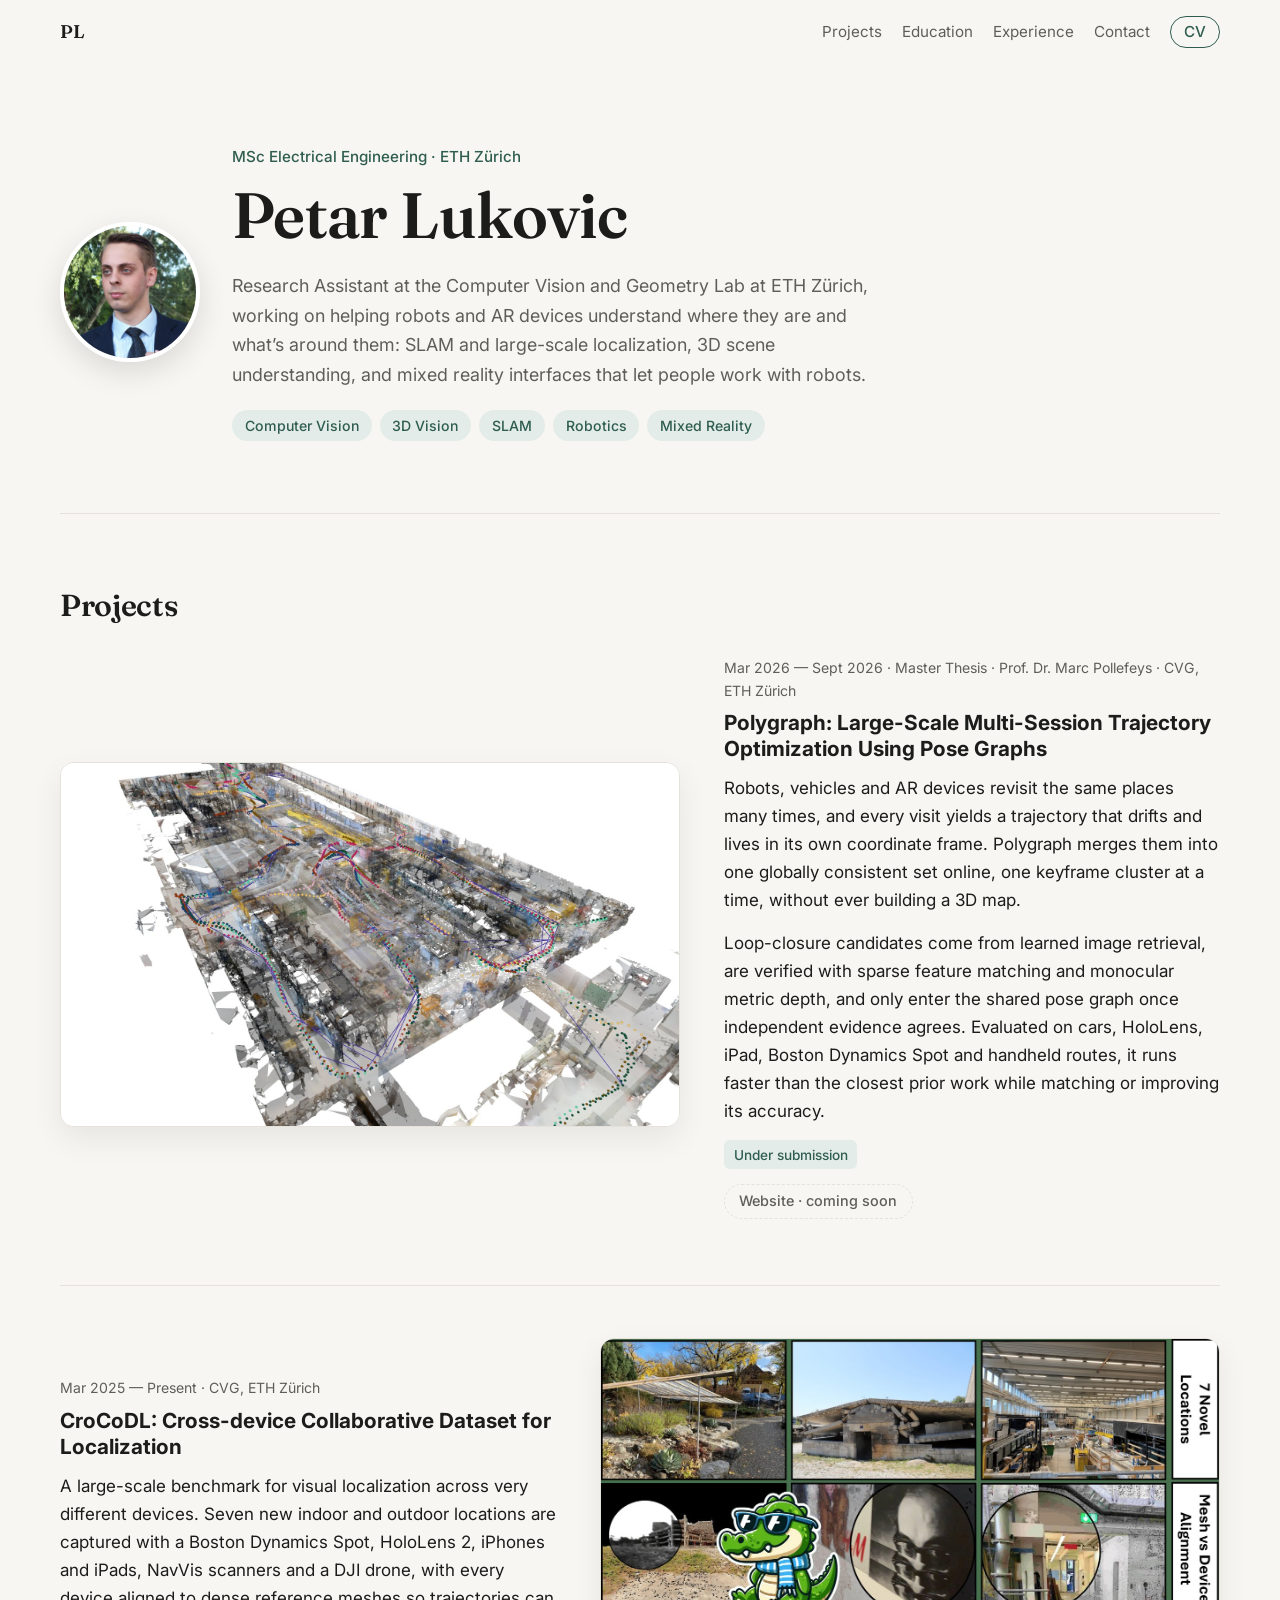
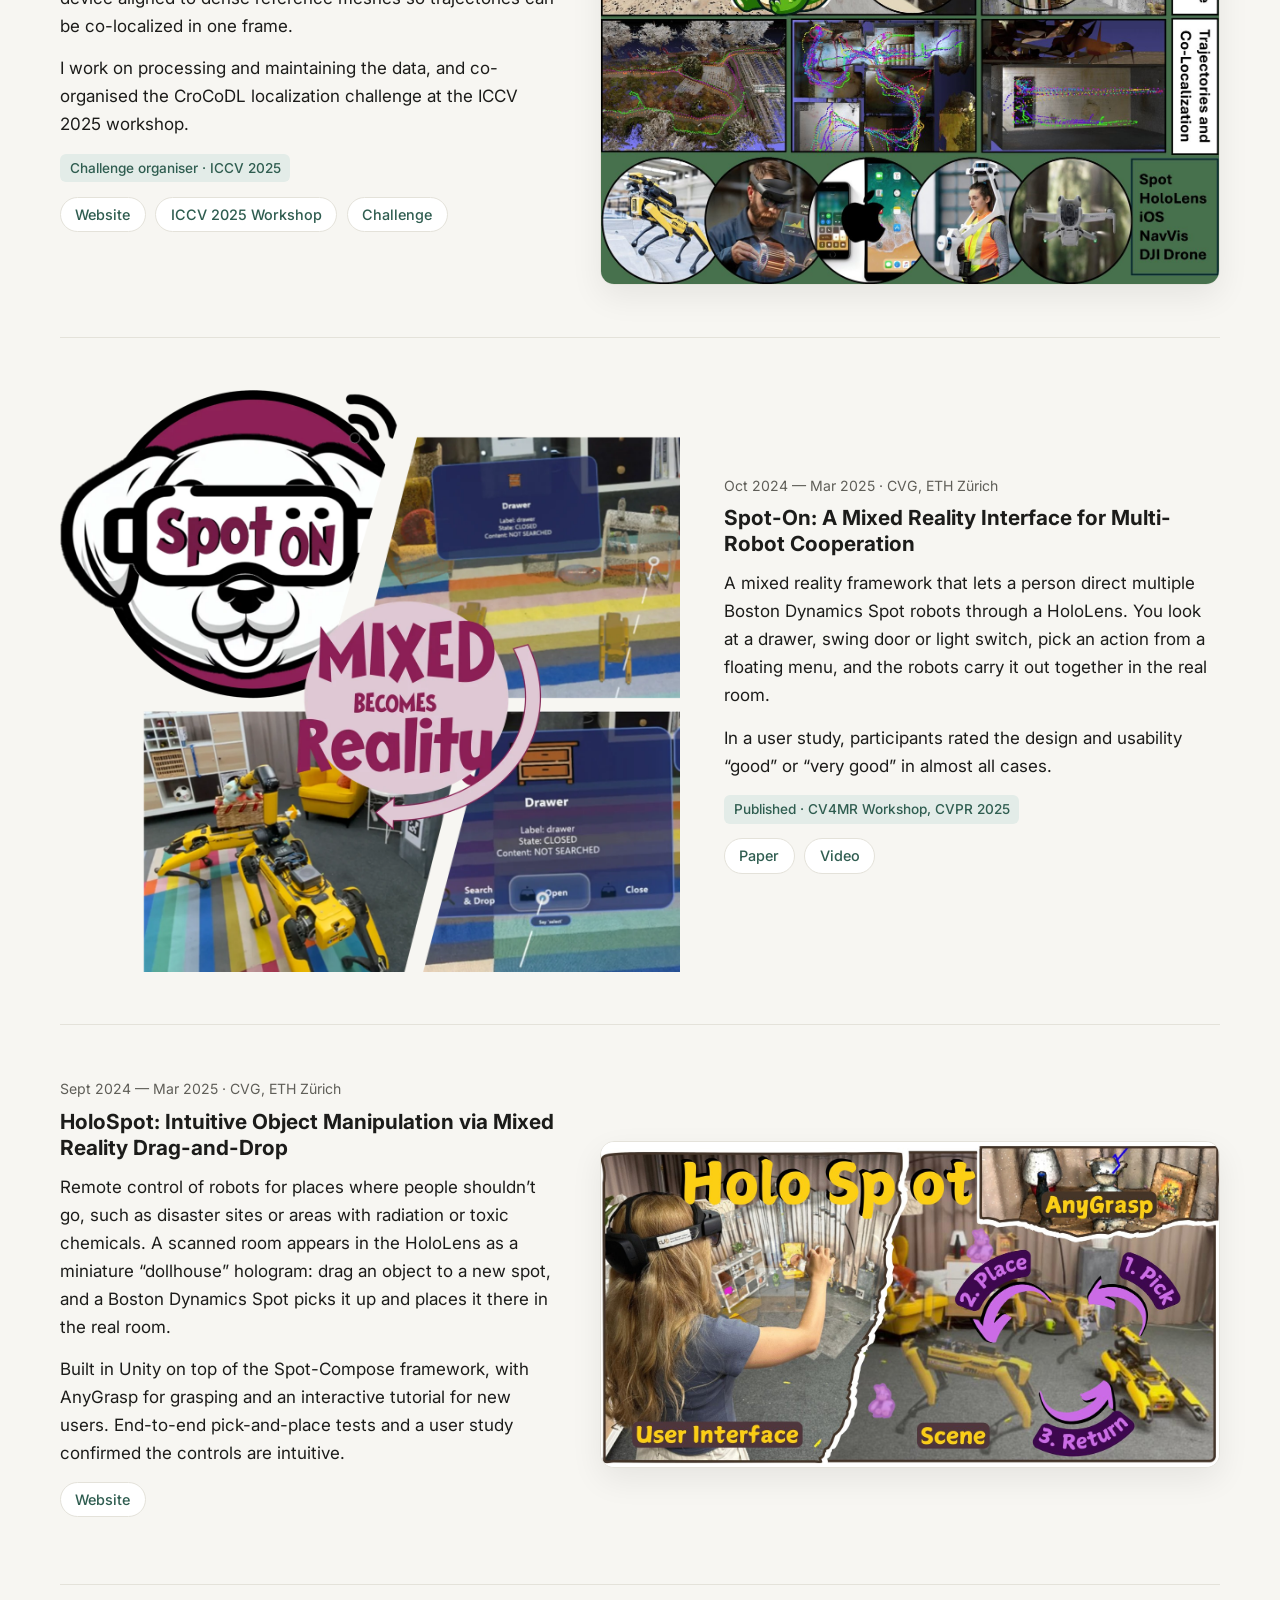
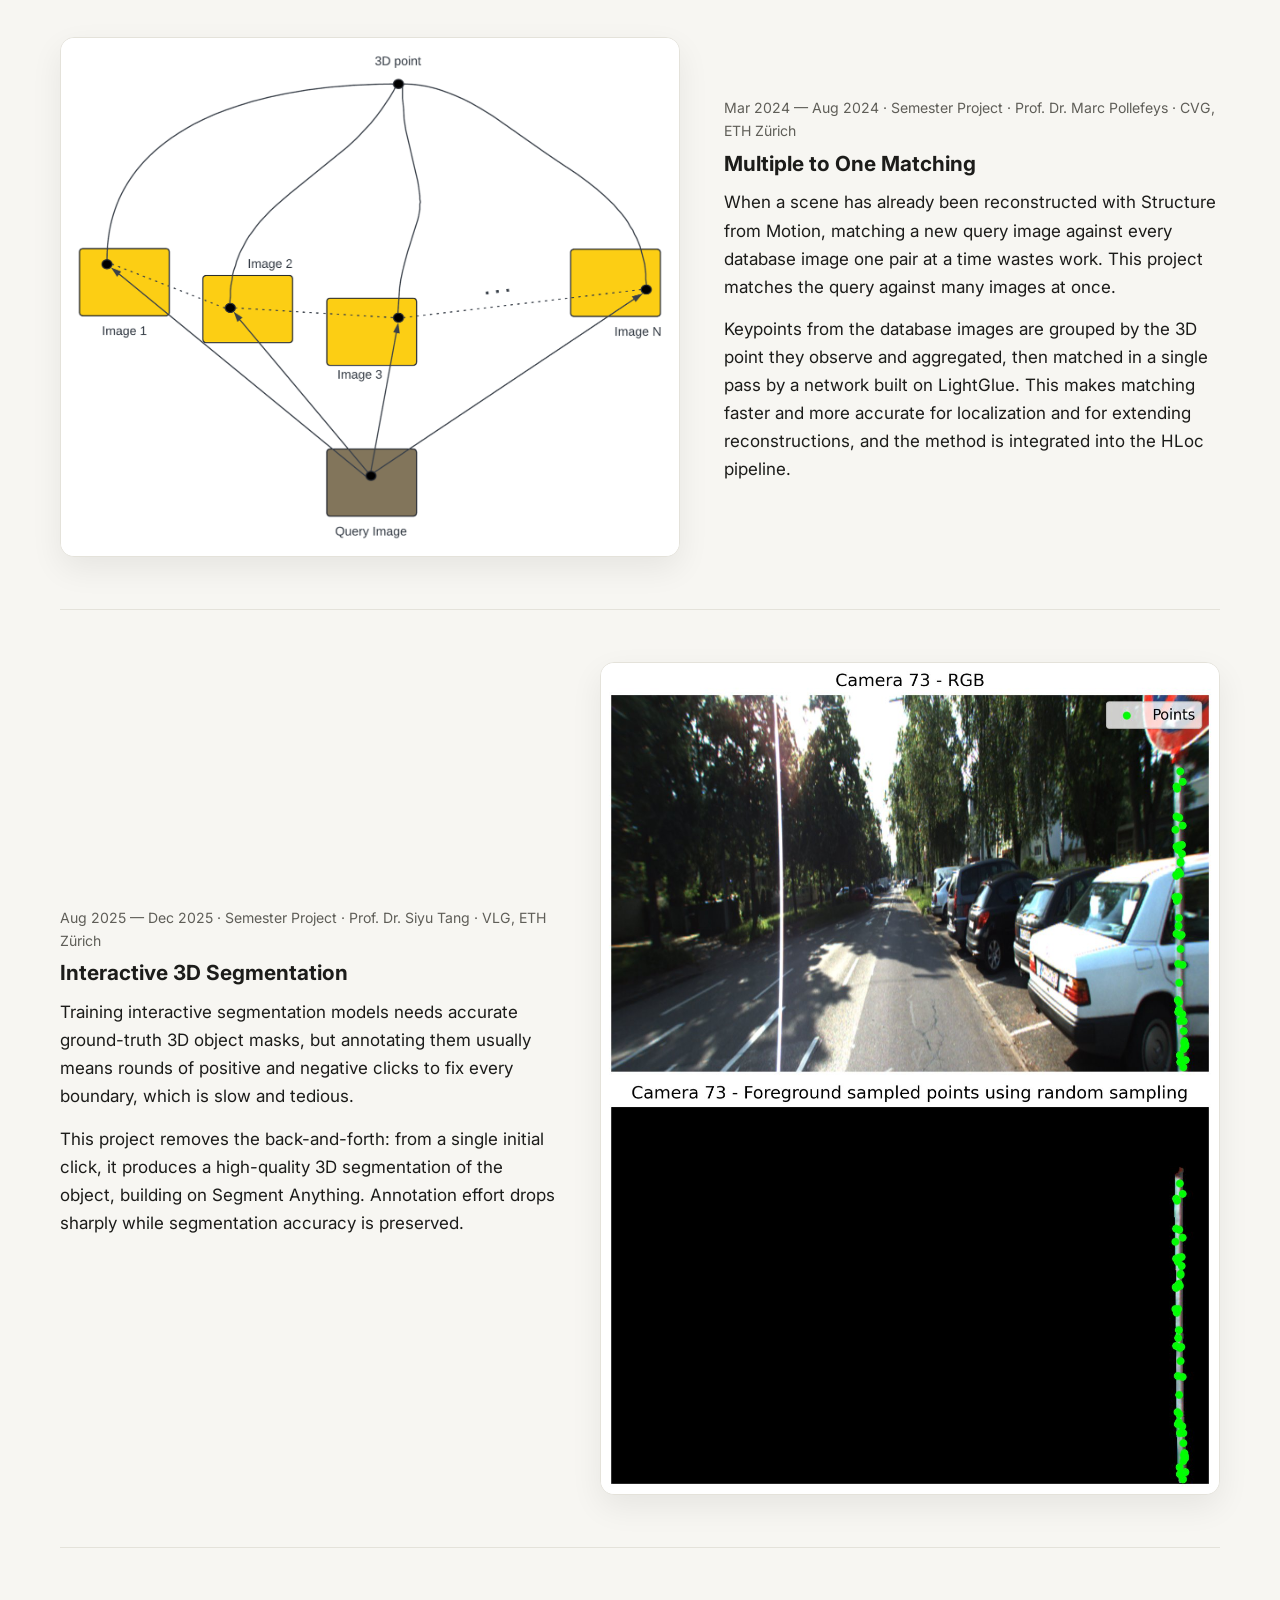
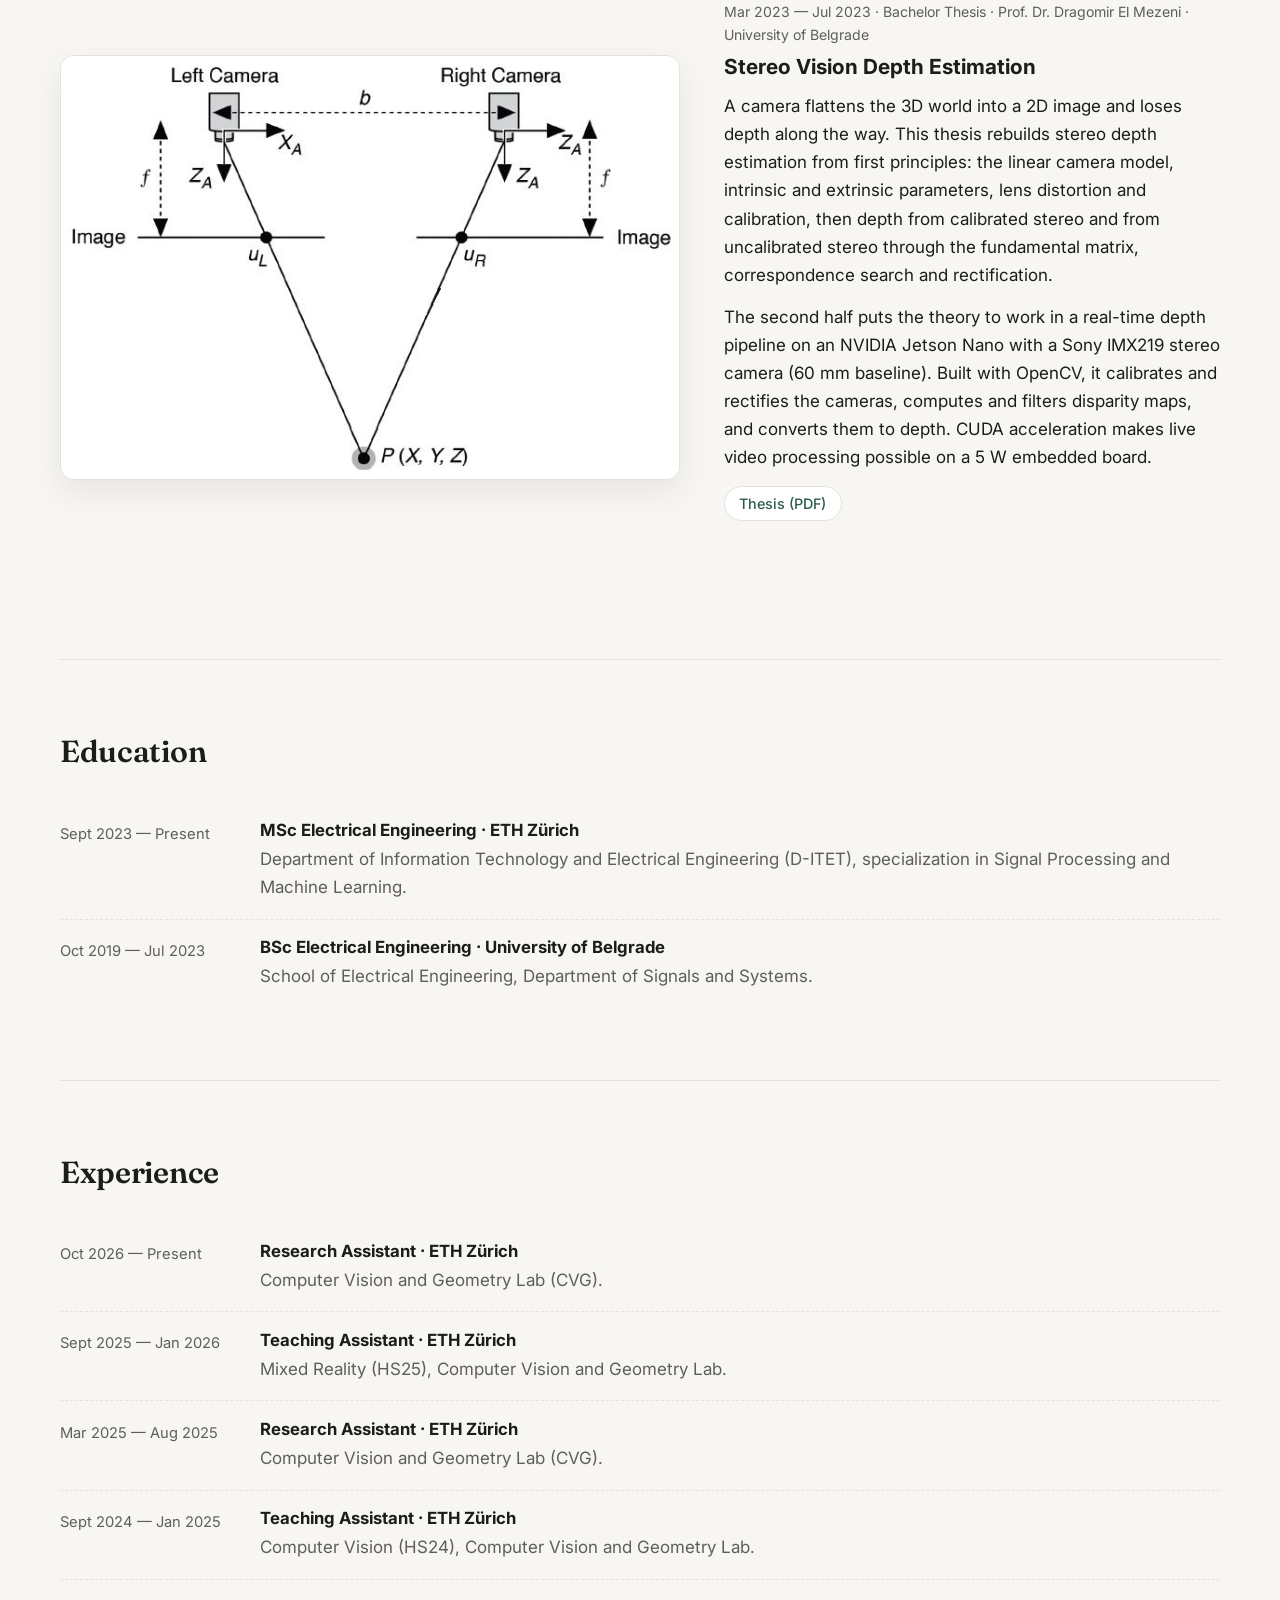
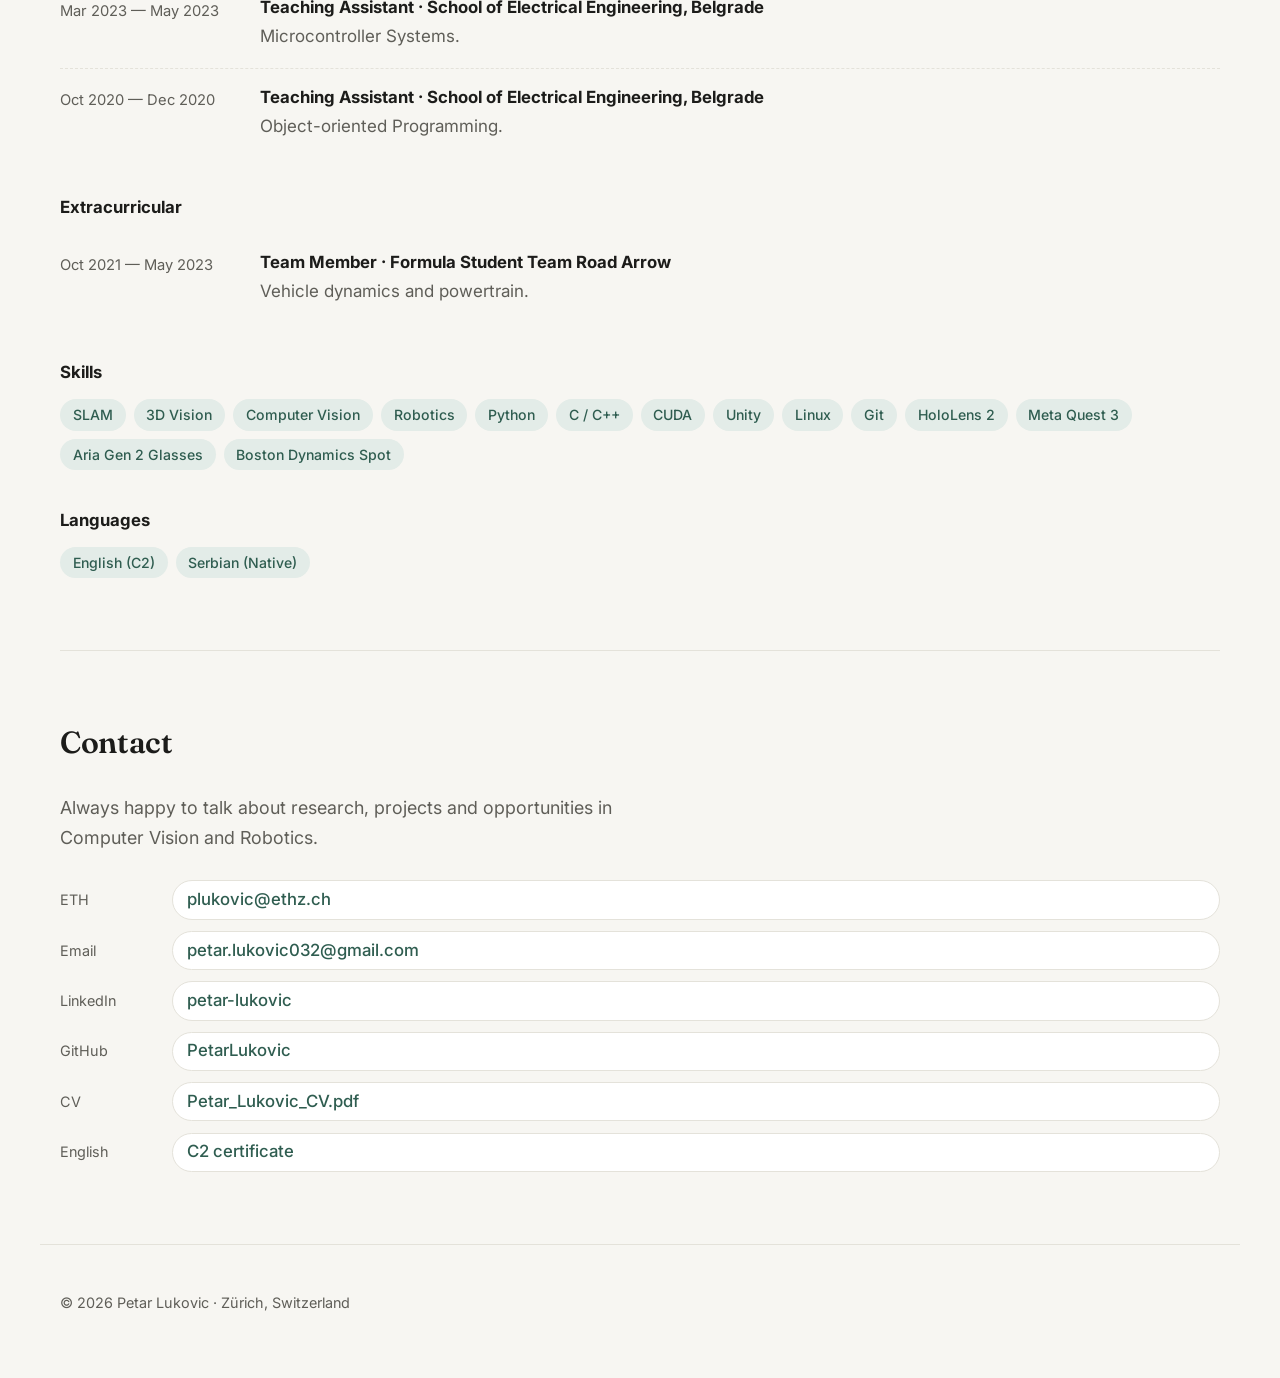
<file: index.html>
<!doctype html>
<html lang="en">
<head>
  <meta charset="utf-8">
  <meta name="viewport" content="width=device-width, initial-scale=1">
  <title>Petar Lukovic</title>
  <meta name="description" content="Petar Lukovic — MSc Electrical Engineering student at ETH Zürich working on Computer Vision, 3D Vision and Robotics.">
  <meta name="google-site-verification" content="mbnw6NBj3vZcsWZRiPl-a6ziJ_JtoDnfCaqLOJ7kAks">
  <link rel="canonical" href="https://plukovic.com/">
  <meta property="og:title" content="Petar Lukovic">
  <meta property="og:description" content="MSc student at ETH Zürich · Computer Vision, 3D Vision and Robotics.">
  <meta property="og:url" content="https://plukovic.com/">
  <meta property="og:image" content="https://plukovic.com/assets/og-image.jpg">
  <meta property="og:image:secure_url" content="https://plukovic.com/assets/og-image.jpg">
  <meta property="og:image:type" content="image/jpeg">
  <meta property="og:image:width" content="1200">
  <meta property="og:image:height" content="630">
  <meta property="og:image:alt" content="Petar Lukovic — Computer Vision, 3D Vision and Robotics">
  <meta property="og:site_name" content="Petar Lukovic">
  <meta property="og:type" content="website">
  <meta name="twitter:card" content="summary_large_image">
  <meta name="twitter:title" content="Petar Lukovic">
  <meta name="twitter:description" content="MSc student at ETH Zürich · Computer Vision, 3D Vision and Robotics.">
  <meta name="twitter:image" content="https://plukovic.com/assets/og-image.jpg">
  <meta name="theme-color" content="#f7f6f2" media="(prefers-color-scheme: light)">
  <meta name="theme-color" content="#121212" media="(prefers-color-scheme: dark)">
  <link rel="icon" href="/favicon.ico" sizes="48x48">
  <link rel="icon" href="assets/favicon-96.png" type="image/png" sizes="96x96">
  <link rel="icon" href="assets/favicon-192.png" type="image/png" sizes="192x192">
  <link rel="icon" href="assets/favicon.svg" type="image/svg+xml">
  <link rel="apple-touch-icon" href="assets/apple-touch-icon.png">
  <link rel="preconnect" href="https://fonts.googleapis.com">
  <link rel="preconnect" href="https://fonts.gstatic.com" crossorigin>
  <link href="https://fonts.googleapis.com/css2?family=Inter:wght@400;500;600&family=Fraunces:opsz,wght@9..144,500;9..144,600&display=swap" rel="stylesheet">
  <link rel="stylesheet" href="assets/style.css?v=8">
</head>
<body>
  <header class="nav">
    <a class="logo" href="#top" aria-label="Home">PL</a>
    <nav>
      <a href="#projects">Projects</a>
      <a class="nav-optional" href="#education">Education</a>
      <a href="#experience">Experience</a>
      <a href="#contact">Contact</a>
      <a class="nav-cv" href="assets/Petar_Lukovic_CV.pdf?v=5" data-goatcounter-click="cv-download" target="_blank" rel="noopener">CV</a>
    </nav>
  </header>

  <main id="top">
    <section class="hero">
      <img class="portrait" src="assets/profile.jpg" alt="Portrait of Petar Lukovic" width="640" height="640">
      <div>
        <p class="eyebrow">MSc Electrical Engineering · ETH Zürich</p>
        <h1>Petar Lukovic</h1>
        <p class="lede">
          Research Assistant at the Computer Vision and Geometry Lab at ETH Zürich, working on helping robots and
          AR devices understand where they are and what’s around them: SLAM and large-scale localization, 3D scene
          understanding, and mixed reality interfaces that let people work with robots.
        </p>
        <ul class="chips" aria-label="Research interests">
          <li>Computer Vision</li><li>3D Vision</li><li>SLAM</li><li>Robotics</li><li>Mixed Reality</li>
        </ul>
      </div>
    </section>

    <section id="projects">
      <h2>Projects</h2>
      <!--
        Each project has a .media box on one side and details on the other; sides alternate automatically.
        To replace a placeholder, swap the <div class="placeholder">…</div> for one of:
          <img src="assets/projects/polygraph.jpg" alt="Polygraph trajectory visualization">
          <video src="assets/projects/polygraph.mp4" autoplay muted loop playsinline></video>
        and put the file in assets/projects/. Best size: 16:10, ~1600×1000.
      -->
      <div class="projects">
        <article class="project">
          <div class="media"><img src="assets/projects/polygraph.jpg" alt="Multi-session trajectories from Polygraph aligned in one frame over a 3D reconstruction of an industrial hall" loading="lazy" width="1600" height="941"></div>
          <div class="details">
            <p class="meta">Mar 2026 — Sept 2026 · Master Thesis · Prof. Dr. Marc Pollefeys · CVG, ETH Zürich</p>
            <h3>Polygraph: Large-Scale Multi-Session Trajectory Optimization Using Pose Graphs</h3>
            <p>Robots, vehicles and AR devices revisit the same places many times, and every visit yields a trajectory that drifts and lives in its own coordinate frame. Polygraph merges them into one globally consistent set online, one keyframe cluster at a time, without ever building a 3D map.</p>
            <p>Loop-closure candidates come from learned image retrieval, are verified with sparse feature matching and monocular metric depth, and only enter the shared pose graph once independent evidence agrees. Evaluated on cars, HoloLens, iPad, Boston Dynamics Spot and handheld routes, it runs faster than the closest prior work while matching or improving its accuracy.</p>
            <p class="badge">Under submission</p>
            <p class="links"><span class="soon">Website · coming soon</span></p>
          </div>
        </article>

        <article class="project">
          <div class="media"><img src="assets/projects/crocodl.jpg" alt="CroCoDL teaser: seven capture locations, mesh-to-device alignment, co-localized trajectories, and the capture devices Spot, HoloLens, iOS, NavVis and a DJI drone" loading="lazy" width="1400" height="1233"></div>
          <div class="details">
            <p class="meta">Mar 2025 — Present · CVG, ETH Zürich</p>
            <h3>CroCoDL: Cross-device Collaborative Dataset for Localization</h3>
            <p>A large-scale benchmark for visual localization across very different devices. Seven new indoor and outdoor locations are captured with a Boston Dynamics Spot, HoloLens 2, iPhones and iPads, NavVis scanners and a DJI drone, with every device aligned to dense reference meshes so trajectories can be co-localized in one frame.</p>
            <p>I work on processing and maintaining the data, and co-organised the CroCoDL localization challenge at the ICCV 2025 workshop.</p>
            <p class="badge">Challenge organiser · ICCV 2025</p>
            <p class="links"><a href="https://localizoo.com/crocodl/" target="_blank" rel="noopener">Website</a><a href="https://localizoo.com/workshop/" target="_blank" rel="noopener">ICCV 2025 Workshop</a><a href="https://www.codabench.org/competitions/9471/" target="_blank" rel="noopener">Challenge</a></p>
          </div>
        </article>

        <article class="project">
          <div class="media bare"><img src="assets/projects/spot-on.webp" alt="Spot-On teaser: the Spot-On logo, HoloLens menus for a drawer with Open, Close and Search options, and a Spot robot carrying out the task" loading="lazy" width="1400" height="1316"></div>
          <div class="details">
            <p class="meta">Oct 2024 — Mar 2025 · CVG, ETH Zürich</p>
            <h3>Spot-On: A Mixed Reality Interface for Multi-Robot Cooperation</h3>
            <p>A mixed reality framework that lets a person direct multiple Boston Dynamics Spot robots through a HoloLens. You look at a drawer, swing door or light switch, pick an action from a floating menu, and the robots carry it out together in the real room.</p>
            <p>In a user study, participants rated the design and usability “good” or “very good” in almost all cases.</p>
            <p class="badge">Published · CV4MR Workshop, CVPR 2025</p>
            <p class="links"><a href="https://arxiv.org/abs/2505.22539" target="_blank" rel="noopener">Paper</a><a href="https://photos.google.com/share/AF1QipOdTeWqNLBI-GcAYUT3ywXGD4rVqE6UBObEha_rrxY-ftb34PGd6Ek_3VBwO-O1vA?key=NE51X2RUOHpnZnJ6UEJOTnNJc1V5LWxIazNtMWFB" target="_blank" rel="noopener">Video</a></p>
          </div>
        </article>

        <article class="project">
          <div class="media"><img src="assets/projects/holospot.jpg" alt="HoloSpot: a user wearing a HoloLens drags a teddy bear in a miniature hologram of the room, and a Spot robot picks it up, places it and returns" loading="lazy" width="1600" height="841"></div>
          <div class="details">
            <p class="meta">Sept 2024 — Mar 2025 · CVG, ETH Zürich</p>
            <h3>HoloSpot: Intuitive Object Manipulation via Mixed Reality Drag-and-Drop</h3>
            <p>Remote control of robots for places where people shouldn’t go, such as disaster sites or areas with radiation or toxic chemicals. A scanned room appears in the HoloLens as a miniature “dollhouse” hologram: drag an object to a new spot, and a Boston Dynamics Spot picks it up and places it there in the real room.</p>
            <p>Built in Unity on top of the Spot-Compose framework, with AnyGrasp for grasping and an interactive tutorial for new users. End-to-end pick-and-place tests and a user study confirmed the controls are intuitive.</p>
            <p class="links"><a href="https://holospot.github.io/" target="_blank" rel="noopener">Website</a></p>
          </div>
        </article>

        <article class="project">
          <div class="media"><img src="assets/projects/one-to-many.png" alt="Diagram: a keypoint in the query image is matched at once to the keypoints in images 1 to N that observe the same 3D point" loading="lazy" width="1400" height="1175"></div>
          <div class="details">
            <p class="meta">Mar 2024 — Aug 2024 · Semester Project · Prof. Dr. Marc Pollefeys · CVG, ETH Zürich</p>
            <h3>Multiple to One Matching</h3>
            <p>When a scene has already been reconstructed with Structure from Motion, matching a new query image against every database image one pair at a time wastes work. This project matches the query against many images at once.</p>
            <p>Keypoints from the database images are grouped by the 3D point they observe and aggregated, then matched in a single pass by a network built on LightGlue. This makes matching faster and more accurate for localization and for extending reconstructions, and the method is integrated into the HLoc pipeline.</p>
          </div>
        </article>

        <article class="project">
          <div class="media"><img src="assets/projects/interactive-seg.jpg" alt="A street scene with a sign pole selected, and below it the pole segmented out with foreground points sampled along it" loading="lazy" width="1200" height="1613"></div>
          <div class="details">
            <p class="meta">Aug 2025 — Dec 2025 · Semester Project · Prof. Dr. Siyu Tang · VLG, ETH Zürich</p>
            <h3>Interactive 3D Segmentation</h3>
            <p>Training interactive segmentation models needs accurate ground-truth 3D object masks, but annotating them usually means rounds of positive and negative clicks to fix every boundary, which is slow and tedious.</p>
            <p>This project removes the back-and-forth: from a single initial click, it produces a high-quality 3D segmentation of the object, building on Segment Anything. Annotation effort drops sharply while segmentation accuracy is preserved.</p>
          </div>
        </article>

        <article class="project">
          <div class="media"><img src="assets/projects/stereo.png" alt="Simple stereo geometry: left and right cameras separated by baseline b, both with focal length f, observing point P at image positions u_L and u_R" loading="lazy" width="664" height="454"></div>
          <div class="details">
            <p class="meta">Mar 2023 — Jul 2023 · Bachelor Thesis · Prof. Dr. Dragomir El Mezeni · University of Belgrade</p>
            <h3>Stereo Vision Depth Estimation</h3>
            <p>A camera flattens the 3D world into a 2D image and loses depth along the way. This thesis rebuilds stereo depth estimation from first principles: the linear camera model, intrinsic and extrinsic parameters, lens distortion and calibration, then depth from calibrated stereo and from uncalibrated stereo through the fundamental matrix, correspondence search and rectification.</p>
            <p>The second half puts the theory to work in a real-time depth pipeline on an NVIDIA Jetson Nano with a Sony IMX219 stereo camera (60 mm baseline). Built with OpenCV, it calibrates and rectifies the cameras, computes and filters disparity maps, and converts them to depth. CUDA acceleration makes live video processing possible on a 5 W embedded board.</p>
            <p class="links"><a href="assets/Petar_Lukovic_Bachelor_Thesis.pdf" data-goatcounter-click="thesis-download" target="_blank" rel="noopener">Thesis (PDF)</a></p>
          </div>
        </article>
      </div>
    </section>

    <section id="education">
      <h2>Education</h2>
      <ol class="timeline">
        <li>
          <span class="when">Sept 2023 — Present</span>
          <div>
            <h3>MSc Electrical Engineering · ETH Zürich</h3>
            <p>Department of Information Technology and Electrical Engineering (D-ITET), specialization in Signal Processing and Machine Learning.</p>
          </div>
        </li>
        <li>
          <span class="when">Oct 2019 — Jul 2023</span>
          <div>
            <h3>BSc Electrical Engineering · University of Belgrade</h3>
            <p>School of Electrical Engineering, Department of Signals and Systems.</p>
          </div>
        </li>
      </ol>
    </section>

    <section id="experience">
      <h2>Experience</h2>
      <ol class="timeline">
        <li>
          <span class="when">Oct 2026 — Present</span>
          <div>
            <h3>Research Assistant · ETH Zürich</h3>
            <p>Computer Vision and Geometry Lab (CVG).</p>
          </div>
        </li>
        <li>
          <span class="when">Sept 2025 — Jan 2026</span>
          <div>
            <h3>Teaching Assistant · ETH Zürich</h3>
            <p>Mixed Reality (HS25), Computer Vision and Geometry Lab.</p>
          </div>
        </li>
        <li>
          <span class="when">Mar 2025 — Aug 2025</span>
          <div>
            <h3>Research Assistant · ETH Zürich</h3>
            <p>Computer Vision and Geometry Lab (CVG).</p>
          </div>
        </li>
        <li>
          <span class="when">Sept 2024 — Jan 2025</span>
          <div>
            <h3>Teaching Assistant · ETH Zürich</h3>
            <p>Computer Vision (HS24), Computer Vision and Geometry Lab.</p>
          </div>
        </li>
        <li>
          <span class="when">Mar 2023 — May 2023</span>
          <div>
            <h3>Teaching Assistant · School of Electrical Engineering, Belgrade</h3>
            <p>Microcontroller Systems.</p>
          </div>
        </li>
        <li>
          <span class="when">Oct 2020 — Dec 2020</span>
          <div>
            <h3>Teaching Assistant · School of Electrical Engineering, Belgrade</h3>
            <p>Object-oriented Programming.</p>
          </div>
        </li>
      </ol>
      <h3 class="subhead">Extracurricular</h3>
      <ol class="timeline">
        <li>
          <span class="when">Oct 2021 — May 2023</span>
          <div>
            <h3>Team Member · Formula Student Team Road Arrow</h3>
            <p>Vehicle dynamics and powertrain.</p>
          </div>
        </li>
      </ol>
      <h3 class="subhead">Skills</h3>
      <ul class="chips">
        <li>SLAM</li><li>3D Vision</li><li>Computer Vision</li><li>Robotics</li>
        <li>Python</li><li>C / C++</li><li>CUDA</li><li>Unity</li><li>Linux</li><li>Git</li>
        <li>HoloLens 2</li><li>Meta Quest 3</li><li>Aria Gen 2 Glasses</li><li>Boston Dynamics Spot</li>
      </ul>
      <h3 class="subhead">Languages</h3>
      <ul class="chips">
        <li>English (C2)</li><li>Serbian (Native)</li>
      </ul>
    </section>

    <section id="contact">
      <h2>Contact</h2>
      <p class="lede">Always happy to talk about research, projects and opportunities in Computer Vision and Robotics.</p>
      <ul class="links">
        <li><span>ETH</span><a href="mailto:plukovic@ethz.ch">plukovic@ethz.ch</a></li>
        <li><span>Email</span><a href="mailto:petar.lukovic032@gmail.com">petar.lukovic032@gmail.com</a></li>
        <li><span>LinkedIn</span><a data-goatcounter-click="linkedin" href="https://www.linkedin.com/in/petar-lukovic-57b17b335" target="_blank" rel="noopener">petar-lukovic</a></li>
        <li><span>GitHub</span><a data-goatcounter-click="github" href="https://github.com/PetarLukovic" target="_blank" rel="noopener">PetarLukovic</a></li>
        <li><span>CV</span><a href="assets/Petar_Lukovic_CV.pdf?v=5" data-goatcounter-click="cv-download" target="_blank" rel="noopener">Petar_Lukovic_CV.pdf</a></li>
        <li><span>English</span><a href="assets/Petar_Lukovic_English_C2.pdf" target="_blank" rel="noopener">C2 certificate</a></li>
      </ul>
    </section>
  </main>

  <footer>
    <p>© <span id="year">2026</span> Petar Lukovic · Zürich, Switzerland</p>
  </footer>

  <script>document.getElementById('year').textContent = new Date().getFullYear();</script>
  <script data-goatcounter="https://plukovic.goatcounter.com/count" async src="https://gc.zgo.at/count.js"></script>
</body>
</html>
</file>
<file: assets/style.css>
:root {
  --bg: #f7f6f2;
  --surface: #ffffff;
  --text: #1c1c1a;
  --muted: #5f5e58;
  --line: #e4e2da;
  --accent: #2f5d50;
  --accent-soft: #e3ece8;
  --ph-a: #e9ece7;
  --ph-b: #dfe5e0;
  --radius: 14px;
  --max: 1200px;
  color-scheme: light;
}

@media (prefers-color-scheme: dark) {
  :root {
    --bg: #121212;
    --surface: #1b1b1a;
    --text: #ecebe6;
    --muted: #a3a29b;
    --line: #2c2c2a;
    --accent: #8cc4b0;
    --accent-soft: #1f2d28;
    --ph-a: #1c211f;
    --ph-b: #222a27;
    color-scheme: dark;
  }
}

* { box-sizing: border-box; }

html { scroll-behavior: smooth; scroll-padding-top: 80px; }

body {
  margin: 0;
  background: var(--bg);
  color: var(--text);
  font: 400 17px/1.65 Inter, system-ui, -apple-system, "Segoe UI", sans-serif;
  -webkit-font-smoothing: antialiased;
}

a { color: var(--accent); text-decoration: none; }
a:hover { text-decoration: underline; text-underline-offset: 3px; }

h1, h2, h3 { line-height: 1.25; margin: 0; }
h1, h2 { font-family: Fraunces, Georgia, serif; font-weight: 600; letter-spacing: -0.01em; }

/* Nav */
.nav {
  position: sticky;
  top: 0;
  z-index: 10;
  display: flex;
  align-items: center;
  justify-content: space-between;
  gap: 1rem;
  max-width: var(--max);
  margin: 0 auto;
  padding: 1rem 1.25rem;
  background: color-mix(in srgb, var(--bg) 85%, transparent);
  backdrop-filter: blur(10px);
}
.logo {
  font-family: Fraunces, Georgia, serif;
  font-weight: 600;
  font-size: 1.15rem;
  color: var(--text);
}
.nav nav { display: flex; align-items: center; gap: 1.25rem; flex-wrap: wrap; }
.nav nav a { color: var(--muted); font-size: 0.95rem; }
.nav nav a:hover { color: var(--text); text-decoration: none; }
.nav nav a.nav-cv {
  color: var(--accent);
  border: 1px solid var(--accent);
  border-radius: 999px;
  padding: 0.15rem 0.8rem;
  font-weight: 500;
}

/* Layout */
main { max-width: var(--max); margin: 0 auto; padding: 0 1.25rem; }
section { padding: 4.5rem 0; border-top: 1px solid var(--line); }
section h2 { font-size: 1.9rem; margin-bottom: 2rem; }
.subhead { font-size: 1.05rem; margin: 2.5rem 0 1rem; }

/* Hero */
.hero {
  border-top: 0;
  padding: 5rem 0 4.5rem;
  display: grid;
  grid-template-columns: 140px 1fr;
  gap: 2rem;
  align-items: center;
}
.portrait {
  width: 140px;
  height: 140px;
  border-radius: 50%;
  object-fit: cover;
  object-position: 50% 30%;
  border: 4px solid var(--surface);
  box-shadow: 0 10px 30px rgb(0 0 0 / 0.12);
}
.eyebrow { color: var(--accent); font-weight: 500; margin: 0 0 0.4rem; font-size: 0.95rem; }
.hero h1 { font-size: clamp(2.5rem, 7vw, 4rem); }
.lede { color: var(--muted); font-size: 1.12rem; max-width: 40rem; margin: 1rem 0 0; }
.hero .chips { margin-top: 1.25rem; }
.cta { display: flex; gap: 0.75rem; flex-wrap: wrap; margin-top: 1.75rem; }

.btn {
  display: inline-block;
  padding: 0.65rem 1.25rem;
  border: 1px solid var(--line);
  border-radius: 999px;
  color: var(--text);
  font-weight: 500;
  background: var(--surface);
  transition: transform .15s ease, border-color .15s ease;
}
.btn:hover { text-decoration: none; transform: translateY(-1px); border-color: var(--muted); }
.btn.primary { background: var(--accent); border-color: var(--accent); color: var(--bg); }

.chips { list-style: none; padding: 0; margin: 0; display: flex; flex-wrap: wrap; gap: 0.5rem; }
.chips li {
  background: var(--accent-soft);
  color: var(--accent);
  padding: 0.25rem 0.8rem;
  border-radius: 999px;
  font-size: 0.88rem;
  font-weight: 500;
}

/* Projects: media and details alternate sides */
.projects { display: grid; }
.project:first-child { padding-top: 0; }
.project + .project { border-top: 1px solid var(--line); }
.project {
  display: grid;
  grid-template-columns: 1.25fr 1fr;
  gap: 2.75rem;
  padding: 3.25rem 0;
  align-items: center;
}
.project:nth-child(even) { grid-template-columns: 1fr 1.25fr; }
.project:nth-child(even) .media { order: 2; }

.media {
  border-radius: var(--radius);
  overflow: hidden;
  border: 1px solid var(--line);
  background: var(--surface);
  box-shadow: 0 12px 32px rgb(0 0 0 / 0.07);
}
.media.bare { border: 0; background: none; box-shadow: none; border-radius: 0; }
.media img, .media video { width: 100%; height: auto; display: block; }

.placeholder {
  width: 100%;
  aspect-ratio: 16 / 10;
  display: grid;
  place-items: center;
  background:
    linear-gradient(var(--line) 1px, transparent 1px) 0 0 / 32px 32px,
    linear-gradient(90deg, var(--line) 1px, transparent 1px) 0 0 / 32px 32px,
    linear-gradient(135deg, var(--ph-a), var(--ph-b));
}
.placeholder span {
  color: var(--muted);
  font-size: 0.9rem;
  font-weight: 500;
  background: var(--surface);
  border: 1px solid var(--line);
  border-radius: 999px;
  padding: 0.35rem 0.9rem;
}

.details .meta { color: var(--muted); font-size: 0.88rem; margin: 0 0 0.5rem; }
.details h3 { font-size: 1.3rem; margin-bottom: 0.75rem; }
.details p { margin: 0 0 0.9rem; }
.badge {
  display: inline-block;
  font-size: 0.85rem;
  font-weight: 500;
  color: var(--accent);
  background: var(--accent-soft);
  border-radius: 6px;
  padding: 0.2rem 0.6rem;
}
.links { display: flex; flex-wrap: wrap; gap: 0.6rem; margin: 0.25rem 0 0; }
.links a, .links .soon {
  font-size: 0.9rem;
  font-weight: 500;
  border: 1px solid var(--line);
  border-radius: 999px;
  padding: 0.3rem 0.9rem;
  background: var(--surface);
}
.links a:hover { text-decoration: none; border-color: var(--accent); }
.links .soon { color: var(--muted); border-style: dashed; background: transparent; }


/* Timelines */
.timeline { list-style: none; padding: 0; margin: 0; }
.timeline li {
  display: grid;
  grid-template-columns: 11rem 1fr;
  gap: 1.5rem;
  padding: 1.1rem 0;
  border-bottom: 1px dashed var(--line);
}
.timeline li:last-child { border-bottom: 0; }
.when { color: var(--muted); font-size: 0.92rem; padding-top: 0.1rem; }
.timeline h3 { font-size: 1.05rem; margin-bottom: 0.25rem; }
.timeline p { margin: 0; color: var(--muted); }

/* Contact */
#contact .links { list-style: none; padding: 0; margin: 1.75rem 0 0; display: grid; gap: 0.7rem; }
#contact .links li { display: grid; grid-template-columns: 6rem 1fr; gap: 1rem; align-items: baseline; }
#contact .links span { color: var(--muted); font-size: 0.9rem; }
#contact .links a { font-weight: 500; font-size: 1.05rem; overflow-wrap: anywhere; }

footer {
  max-width: var(--max);
  margin: 0 auto;
  padding: 2rem 1.25rem 3rem;
  color: var(--muted);
  font-size: 0.9rem;
  border-top: 1px solid var(--line);
}

@media (max-width: 760px) {
  body { font-size: 16px; }
  .nav nav { gap: 0.85rem; }
  .nav nav a { font-size: 0.88rem; }
  .hero { grid-template-columns: 1fr; gap: 1.75rem; padding: 3rem 0; }
  .portrait { width: 110px; height: 110px; }
  section { padding: 3rem 0; }
  .project { padding: 2.25rem 0; }
  .project, .project:nth-child(even) { grid-template-columns: 1fr; gap: 1.25rem; }
  .project:nth-child(even) .media { order: 0; }
  .timeline li { grid-template-columns: 1fr; gap: 0.2rem; }
  #contact .links li { grid-template-columns: 1fr; gap: 0; }
}

@media (max-width: 480px) {
  .nav { flex-wrap: nowrap; }
  .nav nav { flex-wrap: nowrap; gap: 0.75rem; }
  .nav-optional { display: none; }
}

@media (prefers-reduced-motion: reduce) {
  html { scroll-behavior: auto; }
  * { transition: none !important; }
}
</file>
